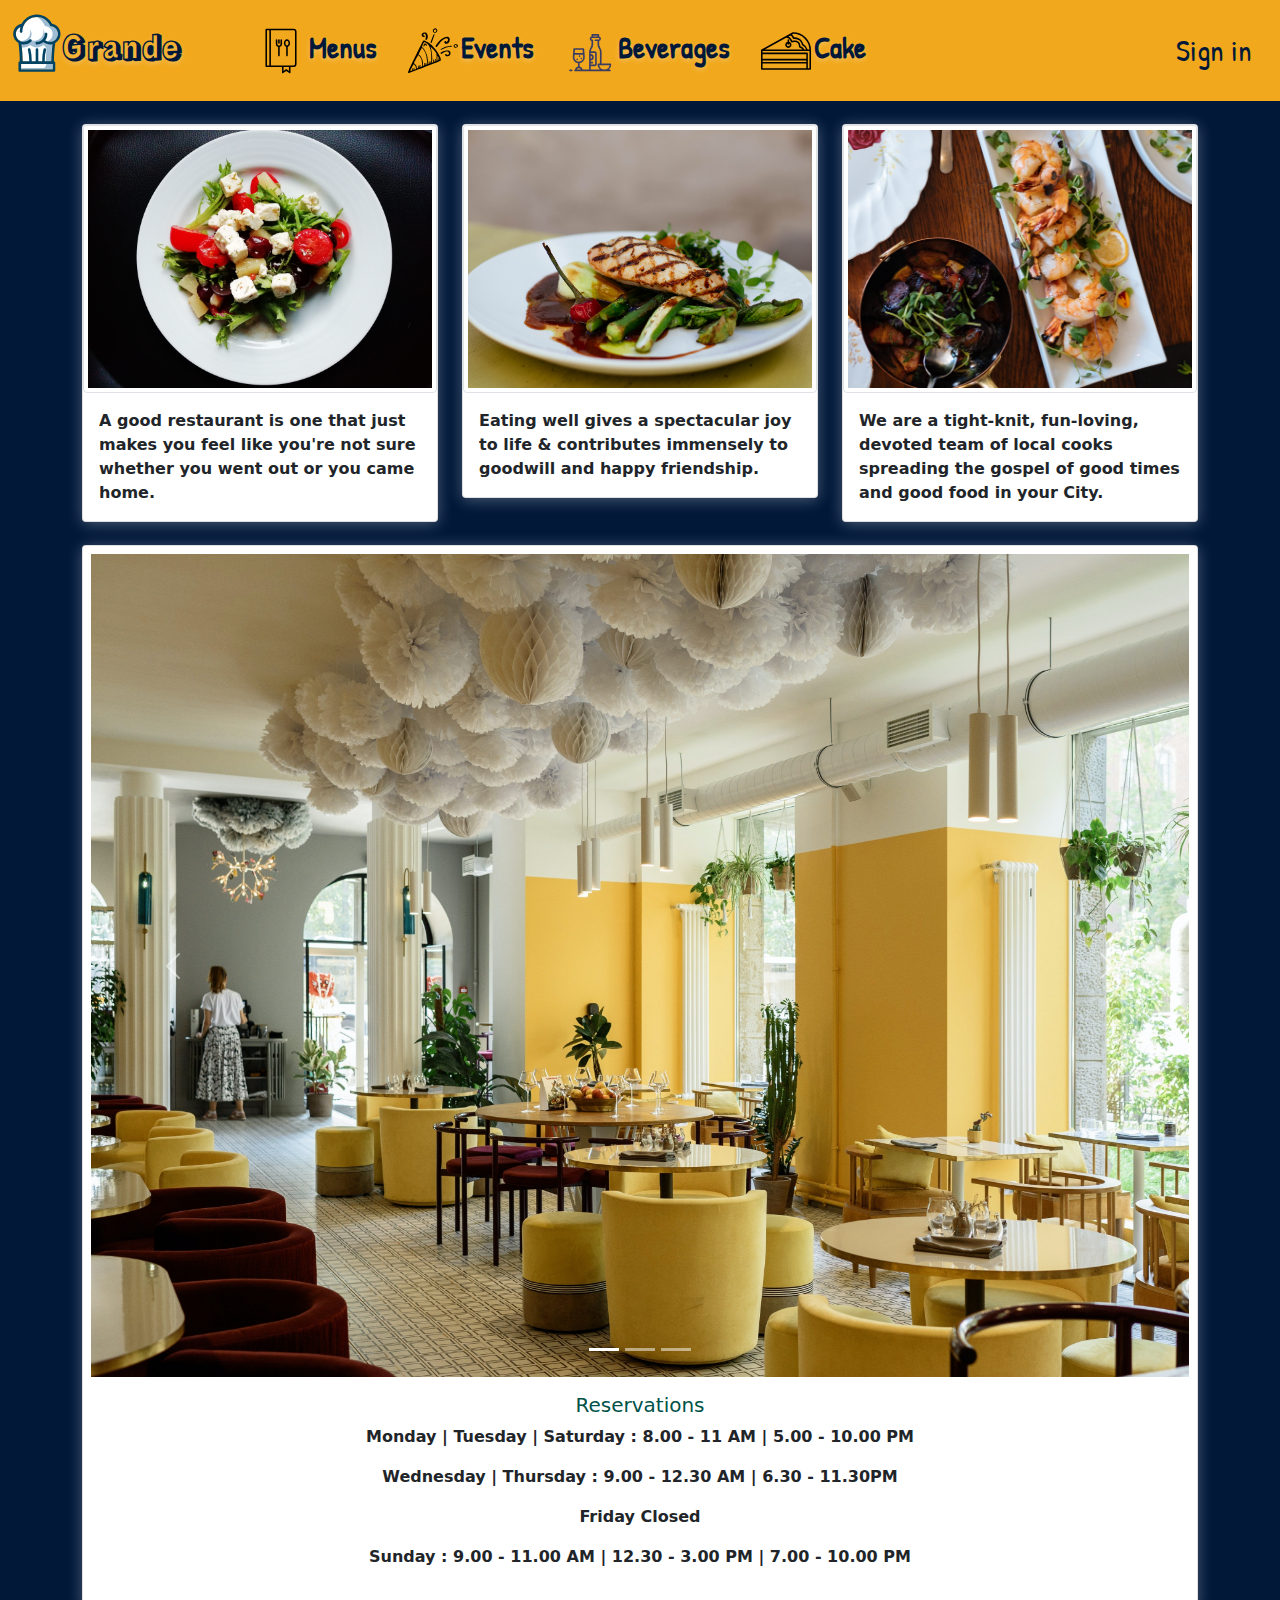
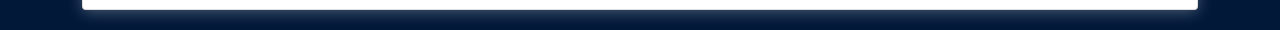
<file: index.html>
<!DOCTYPE html>
<html>
<head>
	<meta charset="utf-8">
	<meta name="viewport" content="width=device-width, initial-scale=1">
	<title>Grande Test</title>
  <link rel="preconnect" href="https://fonts.googleapis.com">
  <link rel="preconnect" href="https://fonts.gstatic.com" crossorigin>
  <link href="https://fonts.googleapis.com/css2?family=Arimo&family=Caveat&family=Cookie&family=Indie+Flower&family=Lobster+Two&family=Orbitron&family=Parisienne&family=Patrick+Hand&family=Rampart+One&family=Roboto&family=Sacramento&family=Satisfy&family=Yellowtail&family=Zen+Antique&display=swap" rel="stylesheet"> 
	<link href="https://fonts.googleapis.com/icon?family=Material+Icons" rel="stylesheet">
  <link rel="stylesheet" type="text/css" href="./css/bootstrap.min.css">
  <link rel="stylesheet" type="text/css" href="./css/main.css">
</head>
<body>
  <nav class="navbar navbar-expand-lg">
    <div class="container-fluid">
      <a class="navbar-brand" href="./index.html"><img src="./icons/chefs-hat.svg" class="main-icon">Grande</a>
      <button class="navbar-toggler" type="button" data-bs-toggle="collapse" data-bs-target="#navbarSupportedContent" aria-controls="navbarSupportedContent" aria-expanded="false" aria-label="Toggle navigation">
        <span class="material-icons">menu</span>
      </button>
      <div class="collapse navbar-collapse" id="navbarSupportedContent">
        <ul class="navbar-nav me-auto mb-2 mb-lg-0">
          <li class="nav-item">
            <a class="nav-link" aria-current="page" href="./menu.html"><img src="./icons/menu.svg" class="icons">Menus</a>
          </li>
          <li class="nav-item">
            <a class="nav-link" href="./events.html"><img src="./icons/event.svg" class="icons">Events</a>
          </li>
          <li class="nav-item">
            <a class="nav-link" href="./drinks.html"><img src="./icons/beverage.svg" class="icons">Beverages</a>
          </li>
          <li class="nav-item">
            <a class="nav-link" href="./cakes.html"><img src="./icons/cake.svg" class="icons">Cake</a>
          </li>
          
        </ul>
        <form class="d-flex">
          <a class="nav-link" href="./form/signin.html">Sign in</a>
        </form>
      </div>
    </div>
  </nav>
  <!-- Above is the navigation bar -->


<div class="container-sm">
<div class="row">
  <div class="col-sm-4 py-2">
<div class="card" style="width: auto;">
  <img src="./images/veg-salad.jpg" class="card-img-top img-thumbnail shadow-drop-2-center" alt="veg salad">
  <div class="card-body">
    <p class="card-text">A good restaurant is one that just makes you feel like you're not sure whether you went out or you came home.
    </p>
  </div>
</div>
  </div>
  <div class="col-sm-4 py-2">
<div class="card" style="width: auto;">
  <img src="./images/grilled-meat.jpg" class="card-img-top img-thumbnail shadow-drop-2-center" alt="...">
  <div class="card-body">
    <p class="card-text">Eating well gives a spectacular joy to life & contributes immensely to goodwill and happy friendship.</p>
  </div>
</div>
  </div>
  <div class="col-sm-4 py-2">
<div class="card" style="width: auto;">
  <img src="./images/shrimp.jpg" class="card-img-top img-thumbnail shadow-drop-2-center" alt="...">
  <div class="card-body">
    <p class="card-text">We are a tight-knit, fun-loving, devoted team of local cooks spreading the gospel of good times and good food in your City.</p>
  </div>
</div>
  </div>
</div>
</div>

<div class="container-sm">
<div class="card text-center py-2 px-2 ">
<div id="carouselExampleCaptions" class="carousel slide " data-bs-ride="carousel">
  <div class="carousel-indicators ">
    <button type="button" data-bs-target="#carouselExampleCaptions" data-bs-slide-to="0" class="active" aria-current="true" aria-label="Slide 1"></button>
    <button type="button" data-bs-target="#carouselExampleCaptions" data-bs-slide-to="1" aria-label="Slide 2"></button>
    <button type="button" data-bs-target="#carouselExampleCaptions" data-bs-slide-to="2" aria-label="Slide 3"></button>
  </div>
  <div class="carousel-inner box-shadow">
    <div class="carousel-item active">
      <img src="./images/1.jpg" class="d-block w-100" alt="...">
    </div>
    <div class="carousel-item">
      <img src="./images/2.jpg" class="d-block w-100" alt="...">
    </div>
    <div class="carousel-item">
      <img src="./images/3.jpg" class="d-block w-100" alt="...">
    </div>
  </div>
  <button class="carousel-control-prev" type="button" data-bs-target="#carouselExampleCaptions" data-bs-slide="prev">
    <span class="carousel-control-prev-icon" aria-hidden="true"></span>
    <span class="visually-hidden">Previous</span>
  </button>
  <button class="carousel-control-next" type="button" data-bs-target="#carouselExampleCaptions" data-bs-slide="next">
    <span class="carousel-control-next-icon" aria-hidden="true"></span>
    <span class="visually-hidden">Next</span>
  </button>
</div>

<div class="card-body">
<h5 class="card-title"><a class="reserve " href="reservation.html">Reservations</a></h5>
<p class="card-text">Monday | Tuesday | Saturday : 8.00 - 11 AM | 5.00 - 10.00 PM</p>
<p>Wednesday | Thursday : 9.00 - 12.30 AM | 6.30 - 11.30PM</p>
<p>Friday Closed </p>
<p>Sunday : 9.00 - 11.00 AM | 12.30 - 3.00 PM | 7.00 - 10.00 PM</p>
</div>
</div>
</div>

<footer>
  
</footer>
<script type="text/javascript" src="./js/bootstrap.min.js"></script>
<!-- <script type="text/javascript" src="./js/main.js"></script> -->
</body>
</html>
</file>
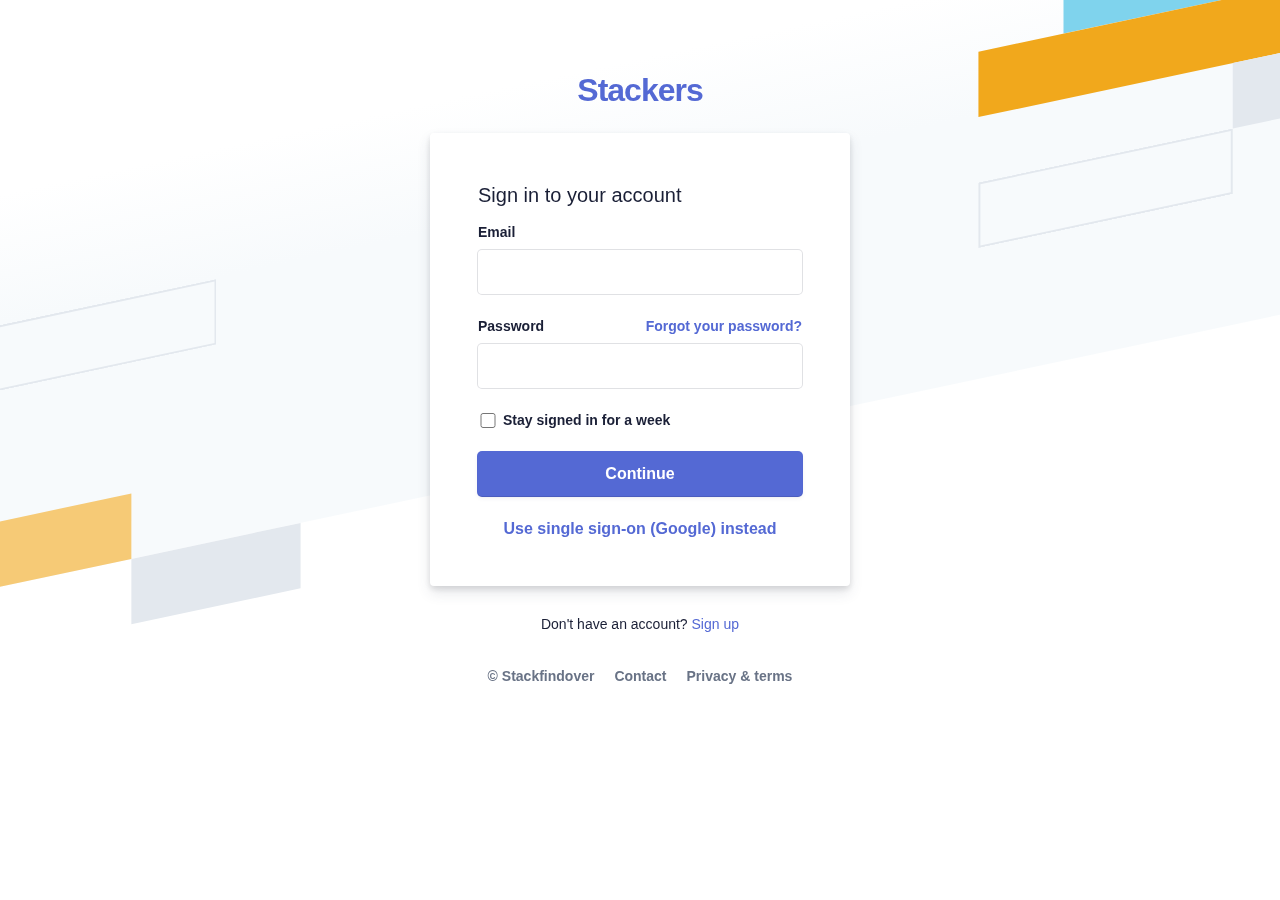
<file: form/signin.html>
<html>
<head>
  <meta charset="utf-8">
  <title>Stackfindover: Sign in</title>
  <link rel="stylesheet" type="text/css" href="style.css">
</head>

<body>
  <div class="login-root">
    <div class="box-root flex-flex flex-direction--column" style="min-height: 100vh;flex-grow: 1;">
      <div class="loginbackground box-background--white padding-top--64">
        <div class="loginbackground-gridContainer">
          <div class="box-root flex-flex" style="grid-area: top / start / 8 / end;">
            <div class="box-root" style="background-image: linear-gradient(white 0%, rgb(247, 250, 252) 33%); flex-grow: 1;">
            </div>
          </div>
          <div class="box-root flex-flex" style="grid-area: 4 / 2 / auto / 5;">
            <div class="box-root box-divider--light-all-2 animationLeftRight tans3s" style="flex-grow: 1;"></div>
          </div>
          <div class="box-root flex-flex" style="grid-area: 6 / start / auto / 2;">
            <div class="box-root box-background--blue800" style="flex-grow: 1;"></div>
          </div>
          <div class="box-root flex-flex" style="grid-area: 7 / start / auto / 4;">
            <div class="box-root box-background--lightgold animationLeftRight" style="flex-grow: 1;"></div>
          </div>
          <div class="box-root flex-flex" style="grid-area: 8 / 4 / auto / 6;">
            <div class="box-root box-background--gray100 animationLeftRight tans3s" style="flex-grow: 1;"></div>
          </div>
          <div class="box-root flex-flex" style="grid-area: 2 / 15 / auto / end;">
            <div class="box-root box-background--cyan200 animationRightLeft tans4s" style="flex-grow: 1;"></div>
          </div>
          <div class="box-root flex-flex" style="grid-area: 3 / 14 / auto / end;">
            <div class="box-root box-background--gold animationRightLeft" style="flex-grow: 1;"></div>
          </div>
          <div class="box-root flex-flex" style="grid-area: 4 / 17 / auto / 20;">
            <div class="box-root box-background--gray100 animationRightLeft tans4s" style="flex-grow: 1;"></div>
          </div>
          <div class="box-root flex-flex" style="grid-area: 5 / 14 / auto / 17;">
            <div class="box-root box-divider--light-all-2 animationRightLeft tans3s" style="flex-grow: 1;"></div>
          </div>
        </div>
      </div>
      <div class="box-root padding-top--24 flex-flex flex-direction--column" style="flex-grow: 1; z-index: 9;">
        <div class="box-root padding-top--48 padding-bottom--24 flex-flex flex-justifyContent--center">
          <h1><a href="../index.html">Stackers</a></h1>
        </div>
        <div class="formbg-outer">
          <div class="formbg">
            <div class="formbg-inner padding-horizontal--48">
              <span class="padding-bottom--15">Sign in to your account</span>
              <form id="stripe-login">
                <div class="field padding-bottom--24">
                  <label for="email">Email</label>
                  <input type="email" name="email">
                </div>
                <div class="field padding-bottom--24">
                  <div class="grid--50-50">
                    <label for="password">Password</label>
                    <div class="reset-pass">
                      <a href="#">Forgot your password?</a>
                    </div>
                  </div>
                  <input type="password" name="password">
                </div>
                <div class="field field-checkbox padding-bottom--24 flex-flex align-center">
                  <label for="checkbox">
                    <input type="checkbox" name="checkbox"> Stay signed in for a week
                  </label>
                </div>
                <div class="field padding-bottom--24">
                  <input type="submit" name="submit" value="Continue">
                </div>
                <div class="field">
                  <a class="ssolink" href="#">Use single sign-on (Google) instead</a>
                </div>
              </form>
            </div>
          </div>
          <div class="footer-link padding-top--24">
            <span>Don't have an account? <a href="./signup.html">Sign up</a></span>
            <div class="listing padding-top--24 padding-bottom--24 flex-flex center-center">
              <span><a href="#">© Stackfindover</a></span>
              <span><a href="#">Contact</a></span>
              <span><a href="#">Privacy & terms</a></span>
            </div>
          </div>
        </div>
      </div>
    </div>
  </div>
</body>

</html>
</file>
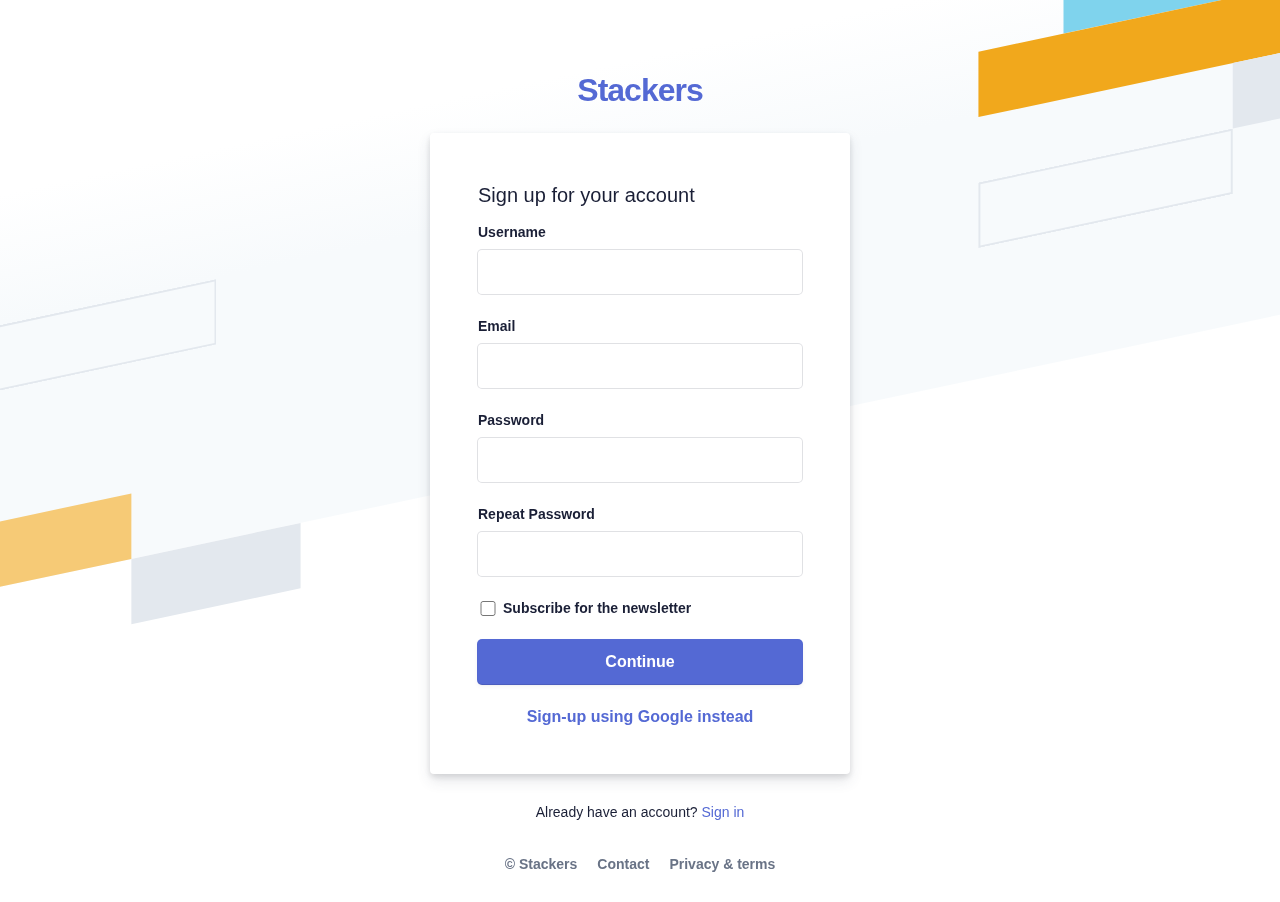
<file: form/signup.html>
<html>
<head>
  <meta charset="utf-8">
  <title>Stackers: Sign up</title>
  <link rel="stylesheet" type="text/css" href="style.css">
</head>

<body>
  <div class="login-root">
    <div class="box-root flex-flex flex-direction--column" style="min-height: 100vh;flex-grow: 1;">
      <div class="loginbackground box-background--white padding-top--64">
        <div class="loginbackground-gridContainer">
          <div class="box-root flex-flex" style="grid-area: top / start / 8 / end;">
            <div class="box-root" style="background-image: linear-gradient(white 0%, rgb(247, 250, 252) 33%); flex-grow: 1;">
            </div>
          </div>
          <div class="box-root flex-flex" style="grid-area: 4 / 2 / auto / 5;">
            <div class="box-root box-divider--light-all-2 animationLeftRight tans3s" style="flex-grow: 1;"></div>
          </div>
          <div class="box-root flex-flex" style="grid-area: 6 / start / auto / 2;">
            <div class="box-root box-background--blue800" style="flex-grow: 1;"></div>
          </div>
          <div class="box-root flex-flex" style="grid-area: 7 / start / auto / 4;">
            <div class="box-root box-background--lightgold animationLeftRight" style="flex-grow: 1;"></div>
          </div>
          <div class="box-root flex-flex" style="grid-area: 8 / 4 / auto / 6;">
            <div class="box-root box-background--gray100 animationLeftRight tans3s" style="flex-grow: 1;"></div>
          </div>
          <div class="box-root flex-flex" style="grid-area: 2 / 15 / auto / end;">
            <div class="box-root box-background--cyan200 animationRightLeft tans4s" style="flex-grow: 1;"></div>
          </div>
          <div class="box-root flex-flex" style="grid-area: 3 / 14 / auto / end;">
            <div class="box-root box-background--gold animationRightLeft" style="flex-grow: 1;"></div>
          </div>
          <div class="box-root flex-flex" style="grid-area: 4 / 17 / auto / 20;">
            <div class="box-root box-background--gray100 animationRightLeft tans4s" style="flex-grow: 1;"></div>
          </div>
          <div class="box-root flex-flex" style="grid-area: 5 / 14 / auto / 17;">
            <div class="box-root box-divider--light-all-2 animationRightLeft tans3s" style="flex-grow: 1;"></div>
          </div>
        </div>
      </div>
      <div class="box-root padding-top--24 flex-flex flex-direction--column" style="flex-grow: 1; z-index: 9;">
        <div class="box-root padding-top--48 padding-bottom--24 flex-flex flex-justifyContent--center">
          <h1><a href="../index.html">Stackers</a></h1>
        </div>
        <div class="formbg-outer">
          <div class="formbg">
            <div class="formbg-inner padding-horizontal--48">
              <span class="padding-bottom--15">Sign up for your account</span>
              <form id="stripe-sign-up">
                <div class="field padding-bottom--24">
                  <label for="username">Username</label>
                  <input type="text" name="username">
                </div>
                  <div class="field padding-bottom--24">

                  <label for="email">Email</label>
                  <input type="email" name="email">
                </div>
                <div class="field padding-bottom--24">
                  <div class="grid--50-50">
                    <label for="password">Password</label>
                  </div>
                  <input type="password" name="password">
                </div>
                <div class="field padding-bottom--24">
                <div class="grid--50-50">
                    <label for="password">Repeat Password</label>
                  </div>
                  <input type="password" name="password">
                </div>

                <div class="field field-checkbox padding-bottom--24 flex-flex align-center">
                  <label for="checkbox">
                    <input type="checkbox" name="checkbox"> Subscribe for the newsletter
                  </label>
                </div>
                <div class="field padding-bottom--24">
                  <input type="submit" name="submit" value="Continue">
                </div>
                <div class="field">
                  <a class="ssolink" href="#"> Sign-up using Google instead</a>
                </div>
              </form>
            </div>
          </div>
          <div class="footer-link padding-top--24">
            <span>Already have an account? <a href="">Sign in</a></span>
            <div class="listing padding-top--24 padding-bottom--24 flex-flex center-center">
              <span><a href="#">© Stackers</a></span>
              <span><a href="#">Contact</a></span>
              <span><a href="#">Privacy & terms</a></span>
            </div>
          </div>
        </div>
      </div>
    </div>
  </div>
</body>

</html>
</file>
<file: css/main.css>
:root {
	--color-primary: #f1a81c;
	--color-secondary: #011839;
}

body {
	margin: 0;
	padding: 0;
	background-color: #011839;
	font-weight: bold;
}

.main-icon {
	padding: 0 0 15px 0;
	font-size: .5rem;
	height: 75px;
	
}
footer {
	margin: 20px;
}
.shadow-drop-2-center {
	-webkit-animation: shadow-drop-2-center 0.4s cubic-bezier(0.250, 0.460, 0.450, 0.940) both;
	        animation: shadow-drop-2-center 0.4s cubic-bezier(0.250, 0.460, 0.450, 0.940) both;
}

/* ----------------------------------------------
 * Generated by Animista on 2021-11-17 22:30:16
 * Licensed under FreeBSD License.
 * See http://animista.net/license for more info. 
 * w: http://animista.net, t: @cssanimista
 * ---------------------------------------------- */

/**
 * ----------------------------------------
 * animation shadow-drop-2-center
 * ----------------------------------------
 */
@-webkit-keyframes shadow-drop-2-center {
  0% {
    -webkit-transform: translateZ(0);
            transform: translateZ(0);
    -webkit-box-shadow: 0 0 0 0 rgba(0, 0, 0, 0);
            box-shadow: 0 0 0 0 rgba(0, 0, 0, 0);
  }
  100% {
    -webkit-transform: translateZ(50px);
            transform: translateZ(50px);
    -webkit-box-shadow: 0 0 20px 0px rgba(0, 0, 0, 0.35);
            box-shadow: 0 0 20px 0px rgba(0, 0, 0, 0.35);
  }
}

@keyframes shadow-drop-2-center {
  0% {
    -webkit-transform: translateZ(0);
            transform: translateZ(0);
    -webkit-box-shadow: 0 0 0 0 rgba(0, 0, 0, 0);
            box-shadow: 0 0 0 0 rgba(0, 0, 0, 0);
  }
  100% {
    -webkit-transform: translateZ(50px);
            transform: translateZ(50px);
    -webkit-box-shadow: 0 0 20px 0px rgba(0, 0, 0, 0.35);
            box-shadow: 0 0 20px 0px rgba(0, 0, 0, 0.35);
  }
}


.icons {
	padding: 0 3px 0 0;
	height: 50px;
}
.button {
	display: flexbox;
	text-decoration: none;
	background-color: var(--color-primary);
	border: 0;
}
/* .input-search {
	display: inline-block;
	width: 90% !important;
	margin: 0;
	padding: 0;
	height: 30px;
}
.search {
	display: flex;
	align-items: center;
	justify-content: top;
	flex-shrink: 1;
	width: 100%;
	margin: 0;
	padding: 0;
} */
.search-icon {
	height: 40px;
}
.del-icon {
	height: 60px;
}
.navbar-brand:hover {
	color: white;

}
.navbar { 
	background-color: #f1a81c;
	font-family: Patrick Hand, monospace;
	font-size: 2rem;
	font-weight: lighter;
}

.navbar-brand, li{
	font-weight: bolder;
	padding-right: 15px;
	font-size: 2rem;
	color : #011839;
	text-shadow: 0px 2px 5px rgba(255, 255, 255, 0.3);
}
.navbar-brand{
	padding-right: 50px;
	font-family: Rampart One, monospace;
}
.nav-link {
	color: #011839;
	font-size: 30px;
}
.c-head {
	color: whitesmoke;
	background-color: #f1a81c;
	text-shadow: 0 2px 3px rgba(0, 0, 0, 0.3);
	box-shadow: 0 2px 5px rgba(255, 255, 255, 0.7);
}
.c-description {
	color: #f1a81c;
	background-color: #011839;
	text-shadow: 0px 2px 3px rgba(153,162,175, 0.3);
}
.nav-link:hover {
	color: #ffeccb;
}

.container-sm {
	padding-top: 15px;
}
.card {
	box-shadow: 0 2px 15px rgba(255, 255, 255, 0.3);
}
.reserve {
	text-decoration: none;
	color: #005248;
}

.reserve:hover {
	color: #f1a81c;
}
</file>
<file: form/style.css>
* {
  padding: 0;
  margin: 0;
  color: #1a1f36;
  box-sizing: border-box;
  word-wrap: break-word;
  font-family: -apple-system,BlinkMacSystemFont,Segoe UI,Roboto,Helvetica Neue,Ubuntu,sans-serif;
}

body {
    min-height: 100%;
    background-color: #ffffff;
}
h1 {
    letter-spacing: -1px;
}
a {
  color: #5469D4;
  text-decoration: unset;
}


.login-root {
    background: #fff;
    display: flex;
    width: 100%;
    min-height: 100vh;
    overflow: hidden;
}
.loginbackground {
    min-height: 692px;
    position: fixed;
    bottom: 0;
    left: 0;
    right: 0;
    top: 0;
    z-index: 0;
    overflow: hidden;
}
.flex-flex {
    display: flex;
}
.align-center {
  align-items: center; 
}
.center-center {
  align-items: center;
  justify-content: center;
}
.box-root {
    box-sizing: border-box;
}
.flex-direction--column {
    -ms-flex-direction: column;
    flex-direction: column;
}
.loginbackground-gridContainer {
    display: -ms-grid;
    display: grid;
    -ms-grid-columns: [start] 1fr [left-gutter] (86.6px)[16] [left-gutter] 1fr [end];
    grid-template-columns: [start] 1fr [left-gutter] repeat(16,86.6px) [left-gutter] 1fr [end];
    -ms-grid-rows: [top] 1fr [top-gutter] (64px)[8] [bottom-gutter] 1fr [bottom];
    grid-template-rows: [top] 1fr [top-gutter] repeat(8,64px) [bottom-gutter] 1fr [bottom];
    justify-content: center;
    margin: 0 -2%;
    transform: rotate(-12deg) skew(-12deg);
}
.box-divider--light-all-2 {
    box-shadow: inset 0 0 0 2px #e3e8ee;
}
.box-background--blue {
    background-color: #5469D4;
}
.box-background--darkblue {
    background-color: #011839;
    opacity: 0.5;
}

.box-background--gold {
    background-color: #f1a81c;
}

.box-background--lightgold {
    background-color: #f6ca76;
}

.box-background--white {
  background-color: #ffffff; 
}
.box-background--blue800 {
    background-color: #212d63;
}
.box-background--gray100 {
    background-color: #e3e8ee;
}
.box-background--cyan200 {
    background-color: #7fd3ed;
}
.padding-top--64 {
  padding-top: 64px;
}
.padding-top--24 {
  padding-top: 24px;
}
.padding-top--48 {
  padding-top: 48px;
}
.padding-bottom--24 {
  padding-bottom: 24px;
}
.padding-horizontal--48 {
  padding: 48px;
}
.padding-bottom--15 {
  padding-bottom: 15px;
}


.flex-justifyContent--center {
  -ms-flex-pack: center;
  justify-content: center;
}

.formbg {
    margin: 0px auto;
    width: 100%;
    max-width: 420px;
    background: white;
    border-radius: 4px;
    box-shadow: rgba(60, 66, 87, 0.12) 0px 7px 14px 0px, rgba(0, 0, 0, 0.12) 0px 3px 6px 0px;
}
span {
    display: block;
    font-size: 20px;
    line-height: 28px;
    color: #1a1f36;
}
label {
    margin-bottom: 10px;
}
.reset-pass a,label {
    font-size: 14px;
    font-weight: 600;
    display: block;
}
.reset-pass > a {
    text-align: right;
    margin-bottom: 10px;
}
.grid--50-50 {
    display: grid;
    grid-template-columns: 50% 50%;
    align-items: center;
}

.field input {
    font-size: 16px;
    line-height: 28px;
    padding: 8px 16px;
    width: 100%;
    min-height: 44px;
    border: unset;
    border-radius: 4px;
    outline-color: rgb(84 105 212 / 0.5);
    background-color: rgb(255, 255, 255);
    box-shadow: rgba(0, 0, 0, 0) 0px 0px 0px 0px, 
                rgba(0, 0, 0, 0) 0px 0px 0px 0px, 
                rgba(0, 0, 0, 0) 0px 0px 0px 0px, 
                rgba(60, 66, 87, 0.16) 0px 0px 0px 1px, 
                rgba(0, 0, 0, 0) 0px 0px 0px 0px, 
                rgba(0, 0, 0, 0) 0px 0px 0px 0px, 
                rgba(0, 0, 0, 0) 0px 0px 0px 0px;
}

input[type="submit"] {
    background-color: #5469D4;
    box-shadow: rgba(0, 0, 0, 0) 0px 0px 0px 0px, 
                rgba(0, 0, 0, 0) 0px 0px 0px 0px, 
                rgba(0, 0, 0, 0.12) 0px 1px 1px 0px, 
                rgb(84, 105, 212) 0px 0px 0px 1px, 
                rgba(0, 0, 0, 0) 0px 0px 0px 0px, 
                rgba(0, 0, 0, 0) 0px 0px 0px 0px, 
                rgba(60, 66, 87, 0.08) 0px 2px 5px 0px;
    color: #fff;
    font-weight: 600;
    cursor: pointer;
}
.field-checkbox input {
    width: 20px;
    height: 15px;
    margin-right: 5px; 
    box-shadow: unset;
    min-height: unset;
}
.field-checkbox label {
    display: flex;
    align-items: center;
    margin: 0;
}
a.ssolink {
    display: block;
    text-align: center;
    font-weight: 600;
}
.footer-link span {
    font-size: 14px;
    text-align: center;
}
.listing a {
    color: #697386;
    font-weight: 600;
    margin: 0 10px;
}

.animationRightLeft {
  animation: animationRightLeft 2s ease-in-out infinite;
}
.animationLeftRight {
  animation: animationLeftRight 2s ease-in-out infinite;
}
.tans3s {
  animation: animationLeftRight 3s ease-in-out infinite;
}
.tans4s {
  animation: animationLeftRight 4s ease-in-out infinite;
}

@keyframes animationLeftRight {
  0% {
    transform: translateX(0px);
  }
  50% {
    transform: translateX(1000px);
  }
  100% {
    transform: translateX(0px);
  }
} 

@keyframes animationRightLeft {
  0% {
    transform: translateX(0px);
  }
  50% {
    transform: translateX(-1000px);
  }
  100% {
    transform: translateX(0px);
  }
}
</file>
